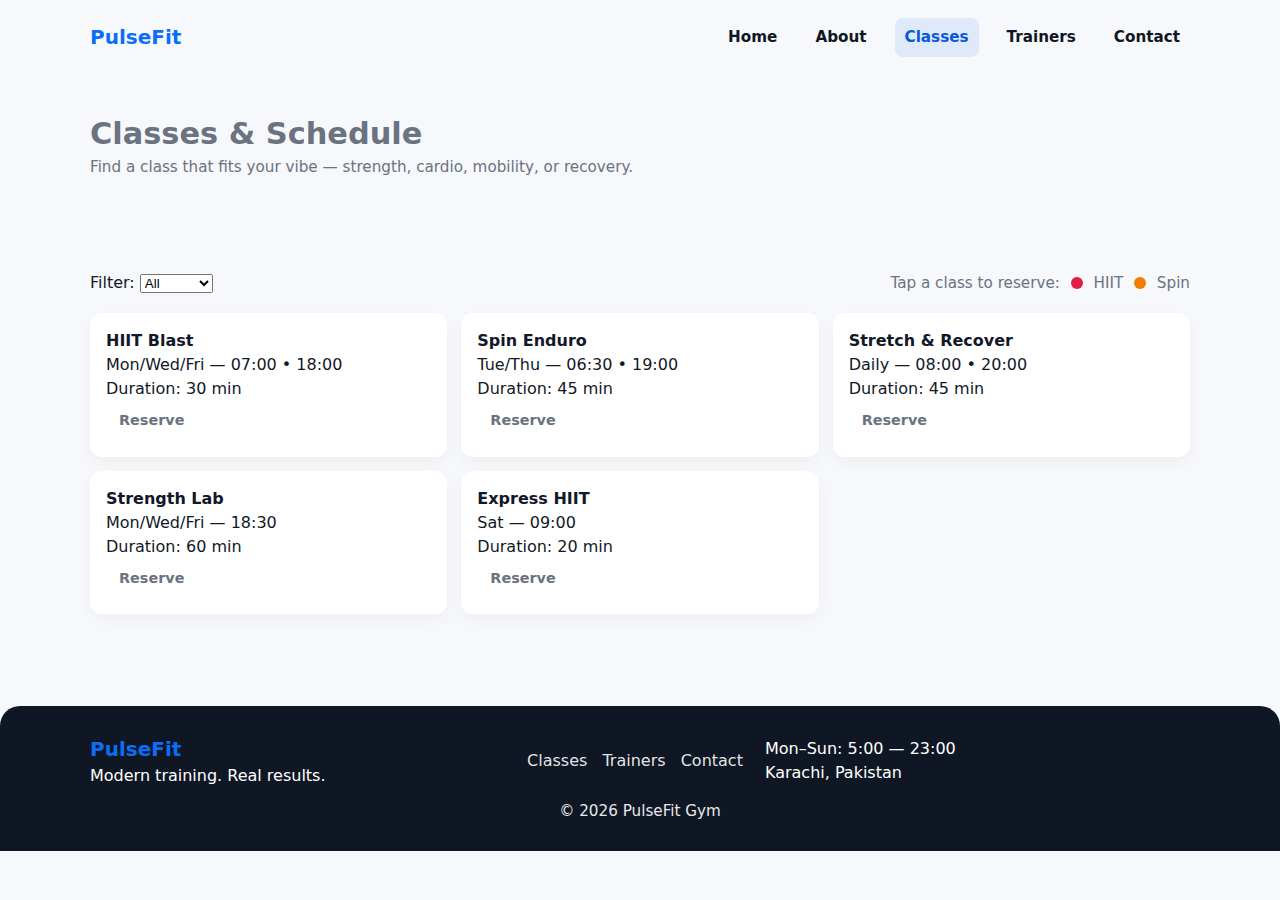
<file: tech/classes.html>
<!DOCTYPE html>
<html lang="en">
<head>
  <meta charset="utf-8" />
  <meta name="viewport" content="width=device-width,initial-scale=1" />
  <title>Classes — PulseFit</title>
  <link rel="stylesheet" href="style.css" />
</head>
<body>
  <header class="site-header">
    <div class="container header-inner">
      <a class="brand" href="index.html">PulseFit</a>
      <nav class="main-nav" id="mainNavClasses">
        <a href="index.html">Home</a>
        <a href="about.html">About</a>
        <a href="classes.html" class="active">Classes</a>
        <a href="trainers.html">Trainers</a>
        <a href="contact.html">Contact</a>
      </nav>
      <button class="nav-toggle" id="navToggleClasses" aria-label="Toggle menu">☰</button>
    </div>
  </header>

  <main>
    <section class="section page-hero small">
      <div class="container">
        <h1>Classes & Schedule</h1>
        <p>Find a class that fits your vibe — strength, cardio, mobility, or recovery.</p>
      </div>
    </section>

    <section class="section class-filters">
      <div class="container">
        <div class="filters-row">
          <label>Filter:
            <select id="classFilter">
              <option value="all">All</option>
              <option value="hiit">HIIT</option>
              <option value="spin">Spin</option>
              <option value="yoga">Yoga</option>
              <option value="strength">Strength</option>
            </select>
          </label>
          <div class="legend">Tap a class to reserve: <span class="dot hiit"></span> HIIT <span class="dot spin"></span> Spin</div>
        </div>

        <div class="classes-grid" id="classesGrid">
          <!-- class items -->
          <article class="class-item" data-type="hiit">
            <h4>HIIT Blast</h4>
            <p>Mon/Wed/Fri — 07:00 • 18:00</p>
            <p>Duration: 30 min</p>
            <a class="btn small" href="contact.html">Reserve</a>
          </article>

          <article class="class-item" data-type="spin">
            <h4>Spin Enduro</h4>
            <p>Tue/Thu — 06:30 • 19:00</p>
            <p>Duration: 45 min</p>
            <a class="btn small" href="contact.html">Reserve</a>
          </article>

          <article class="class-item" data-type="yoga">
            <h4>Stretch & Recover</h4>
            <p>Daily — 08:00 • 20:00</p>
            <p>Duration: 45 min</p>
            <a class="btn small" href="contact.html">Reserve</a>
          </article>

          <article class="class-item" data-type="strength">
            <h4>Strength Lab</h4>
            <p>Mon/Wed/Fri — 18:30</p>
            <p>Duration: 60 min</p>
            <a class="btn small" href="contact.html">Reserve</a>
          </article>

          <article class="class-item" data-type="hiit">
            <h4>Express HIIT</h4>
            <p>Sat — 09:00</p>
            <p>Duration: 20 min</p>
            <a class="btn small" href="contact.html">Reserve</a>
          </article>
        </div>
      </div>
    </section>

  </main>

  <footer class="site-footer">
    <div class="container footer-grid">
      <div>
        <a class="brand" href="index.html">PulseFit</a>
        <p>Modern training. Real results.</p>
      </div>
      <nav class="footer-nav">
        <a href="classes.html">Classes</a>
        <a href="trainers.html">Trainers</a>
        <a href="contact.html">Contact</a>
      </nav>
      <div class="footer-info">
        <p>Mon–Sun: 5:00 — 23:00</p>
        <p>Karachi, Pakistan</p>
      </div>
    </div>
    <div class="footer-bottom">© <span id="yearClasses"></span> PulseFit Gym</div>
  </footer>

  <script src="script.js"></script>
</body>
</html>
</file>
<file: tech/style.css>
:root{
  --bg:#f6f8fb;
  --card:#ffffff;
  --muted:#6b7280;
  --accent:#0b6ef6;
  --accent-2:#0a58d8;
  --radius:12px;
  --container:1100px;
  --glass: rgba(255,255,255,0.7);
}

*{box-sizing:border-box;margin:0;padding:0}
html,body{height:100%}
body{
  font-family: Inter, system-ui, -apple-system, "Segoe UI", Roboto, "Helvetica Neue", Arial;
  background:var(--bg);
  color:#111827;
  -webkit-font-smoothing:antialiased;
  -moz-osx-font-smoothing:grayscale;
  line-height:1.5;
}
.container{width:90%;max-width:var(--container);margin:0 auto}

/* HEADER */
.site-header{background:transparent;position:sticky;top:0;z-index:60;padding:18px 0}
.header-inner{display:flex;align-items:center;justify-content:space-between;gap:16px}
.brand{font-weight:800;color:var(--accent);font-size:1.25rem;text-decoration:none}
.main-nav{display:flex;gap:18px;align-items:center}
.main-nav a{color:#0f1724;text-decoration:none;padding:8px 10px;border-radius:8px;font-weight:600;font-size:0.95rem}
.main-nav a:hover,.main-nav a.active{background:rgba(11,110,246,0.1);color:var(--accent-2)}
.nav-toggle{display:none;background:transparent;border:none;font-size:22px}

/* HERO */
.hero{padding:64px 0;background:linear-gradient(135deg,#0b6ef6 0%, #0a58d8 60%);color:white;border-bottom-left-radius:32px;border-bottom-right-radius:32px}
.hero-grid{display:grid;grid-template-columns:1fr 520px;gap:30px;align-items:center}
.hero-content h1{font-size:clamp(2rem,4vw,3rem);margin-bottom:12px}
.hero-content p{color:rgba(255,255,255,0.9);margin-bottom:18px;font-size:1.05rem}
.hero-cta{display:flex;gap:12px;margin-bottom:14px}
.btn{display:inline-block;padding:10px 16px;border-radius:10px;text-decoration:none;font-weight:700;border:1px solid transparent}
.btn.small{padding:8px 12px;font-size:0.9rem}
.btn.primary{background:white;color:var(--accent);box-shadow:0 6px 18px rgba(11,110,246,0.12)}
.btn.outline{background:transparent;color:white;border:1px solid rgba(255,255,255,0.2)}
.btn.big{padding:14px 22px;font-size:1.05rem}
.trust{display:flex;gap:14px;margin-top:12px;list-style:none;color:rgba(255,255,255,0.9)}

/* SECTIONS */
.section{padding:56px 0}
.section.small{padding:36px 0}
.section-title{text-align:center;margin-bottom:28px;font-size:1.6rem;color:#0f1724}

/* CARDS GRID */
.cards-grid{display:grid;grid-template-columns:repeat(3,1fr);gap:18px}
.card{background:var(--card);padding:20px;border-radius:var(--radius);box-shadow:0 6px 20px rgba(15,23,36,0.06)}
.features .card h3{margin-bottom:8px}

/* CLASSES PREVIEW */
.classes-preview .class-card{background:var(--card);border-radius:14px;overflow:hidden;box-shadow:0 6px 18px rgba(15,23,36,0.06)}
.class-card img{width:100%;height:160px;object-fit:cover}
.card-body{padding:14px}

/* TRAINERS */
.trainers-row{display:flex;gap:18px;justify-content:center;margin-top:18px}
.trainer-card{background:var(--card);border-radius:14px;padding:14px;text-align:center;box-shadow:0 6px 18px rgba(15,23,36,0.06)}
.trainer-card img{width:120px;height:120px;border-radius:50%;object-fit:cover;margin-bottom:10px}

/* PLANS */
.plans-grid{display:grid;grid-template-columns:repeat(3,1fr);gap:18px}
.plan-card{background:linear-gradient(180deg,rgba(255,255,255,1),rgba(245,249,255,1));padding:22px;border-radius:14px;box-shadow:0 10px 30px rgba(11,110,246,0.06)}
.plan-card.featured{transform:translateY(-10px);border:2px solid rgba(11,110,246,0.08)}
.price{font-size:1.6rem;font-weight:800;margin:12px 0}
.price span{font-size:0.9rem;font-weight:600;color:var(--muted)}

/* TESTIMONIALS */
.testimonials-grid{display:grid;grid-template-columns:repeat(2,1fr);gap:18px}
blockquote{background:linear-gradient(180deg,#fff,#f8fbff);padding:18px;border-radius:12px;box-shadow:0 6px 18px rgba(15,23,36,0.05);font-style:italic}

/* CTA LOW */
.cta-low{background:linear-gradient(90deg,#f8fbff,#fff);padding:36px 0;margin-top:18px;border-radius:12px}
.cta-inner{text-align:center}

/* FOOTER */
.site-footer{background:#0f1724;color:#fff;padding:28px 0;margin-top:36px;border-top-left-radius:20px;border-top-right-radius:20px}
.footer-grid{display:grid;grid-template-columns:1fr auto 1fr;gap:12px;align-items:center}
.footer-nav a{color:rgba(255,255,255,0.9);text-decoration:none;margin-right:10px}
.footer-bottom{text-align:center;padding-top:12px;opacity:0.9;font-size:0.95rem}

/* PAGES */
.page-hero.small{background:transparent;padding:36px 0}
.about-grid{display:grid;grid-template-columns:1fr 520px;gap:30px;align-items:center}
.timeline-list{margin-top:12px;padding-left:18px}

/* CLASSES PAGE */
.filters-row{display:flex;justify-content:space-between;align-items:center;gap:12px;margin-bottom:18px}
.legend{font-size:0.95rem;color:var(--muted)}
.dot{display:inline-block;width:12px;height:12px;border-radius:50%;margin:0 6px;vertical-align:middle}
.dot.hiit{background:#e11d48}
.dot.spin{background:#ef7d00}

/* classes grid */
.classes-grid{display:grid;grid-template-columns:repeat(3,1fr);gap:14px}
.class-item{background:var(--card);padding:16px;border-radius:12px;box-shadow:0 6px 16px rgba(15,23,36,0.04)}

/* trainers page */
.trainers-grid{display:grid;grid-template-columns:repeat(4,1fr);gap:18px}
.trainer img{width:100%;height:220px;object-fit:cover;border-radius:12px}

/* contact page */
.contact-grid{display:grid;grid-template-columns:420px 1fr;gap:18px;align-items:start}
.contact-card{background:var(--card);padding:18px;border-radius:12px;box-shadow:0 8px 22px rgba(15,23,36,0.04)}
.contact-form{background:var(--card);padding:18px;border-radius:12px;box-shadow:0 8px 22px rgba(15,23,36,0.04)}
.contact-form label{display:block;margin-bottom:10px}
.contact-form input, .contact-form textarea, .contact-form select{width:100%;padding:10px;border-radius:8px;border:1px solid #e6e9ef;margin-top:6px}

/* UTIL */
.center{text-align:center}
.small{font-size:0.95rem;color:var(--muted)}
.form-actions{display:flex;gap:10px;margin-top:10px}
.form-msg{margin-top:10px;color:var(--accent)}

/* RESPONSIVE */
@media (max-width:1100px){
  .hero-grid{grid-template-columns:1fr 420px}
  .cards-grid{grid-template-columns:repeat(2,1fr)}
  .classes-grid{grid-template-columns:repeat(2,1fr)}
  .trainers-grid{grid-template-columns:repeat(2,1fr)}
  .footer-grid{grid-template-columns:1fr}
  .about-grid{grid-template-columns:1fr}
}
@media (max-width:760px){
  .hero-grid{grid-template-columns:1fr; text-align:center}
  .hero-media{order:2}
  .nav-toggle{display:block}
  .main-nav{position:absolute;right:16px;top:70px;background:var(--card);flex-direction:column;padding:12px;border-radius:10px;box-shadow:0 12px 36px rgba(2,6,23,0.12);display:none}
  .main-nav.open{display:flex}
  .cards-grid{grid-template-columns:1fr}
  .classes-grid{grid-template-columns:1fr}
  .trainers-row{flex-direction:column}
  .plans-grid{grid-template-columns:1fr}
  .trainers-grid{grid-template-columns:1fr}
  .contact-grid{grid-template-columns:1fr}
}
</file>
